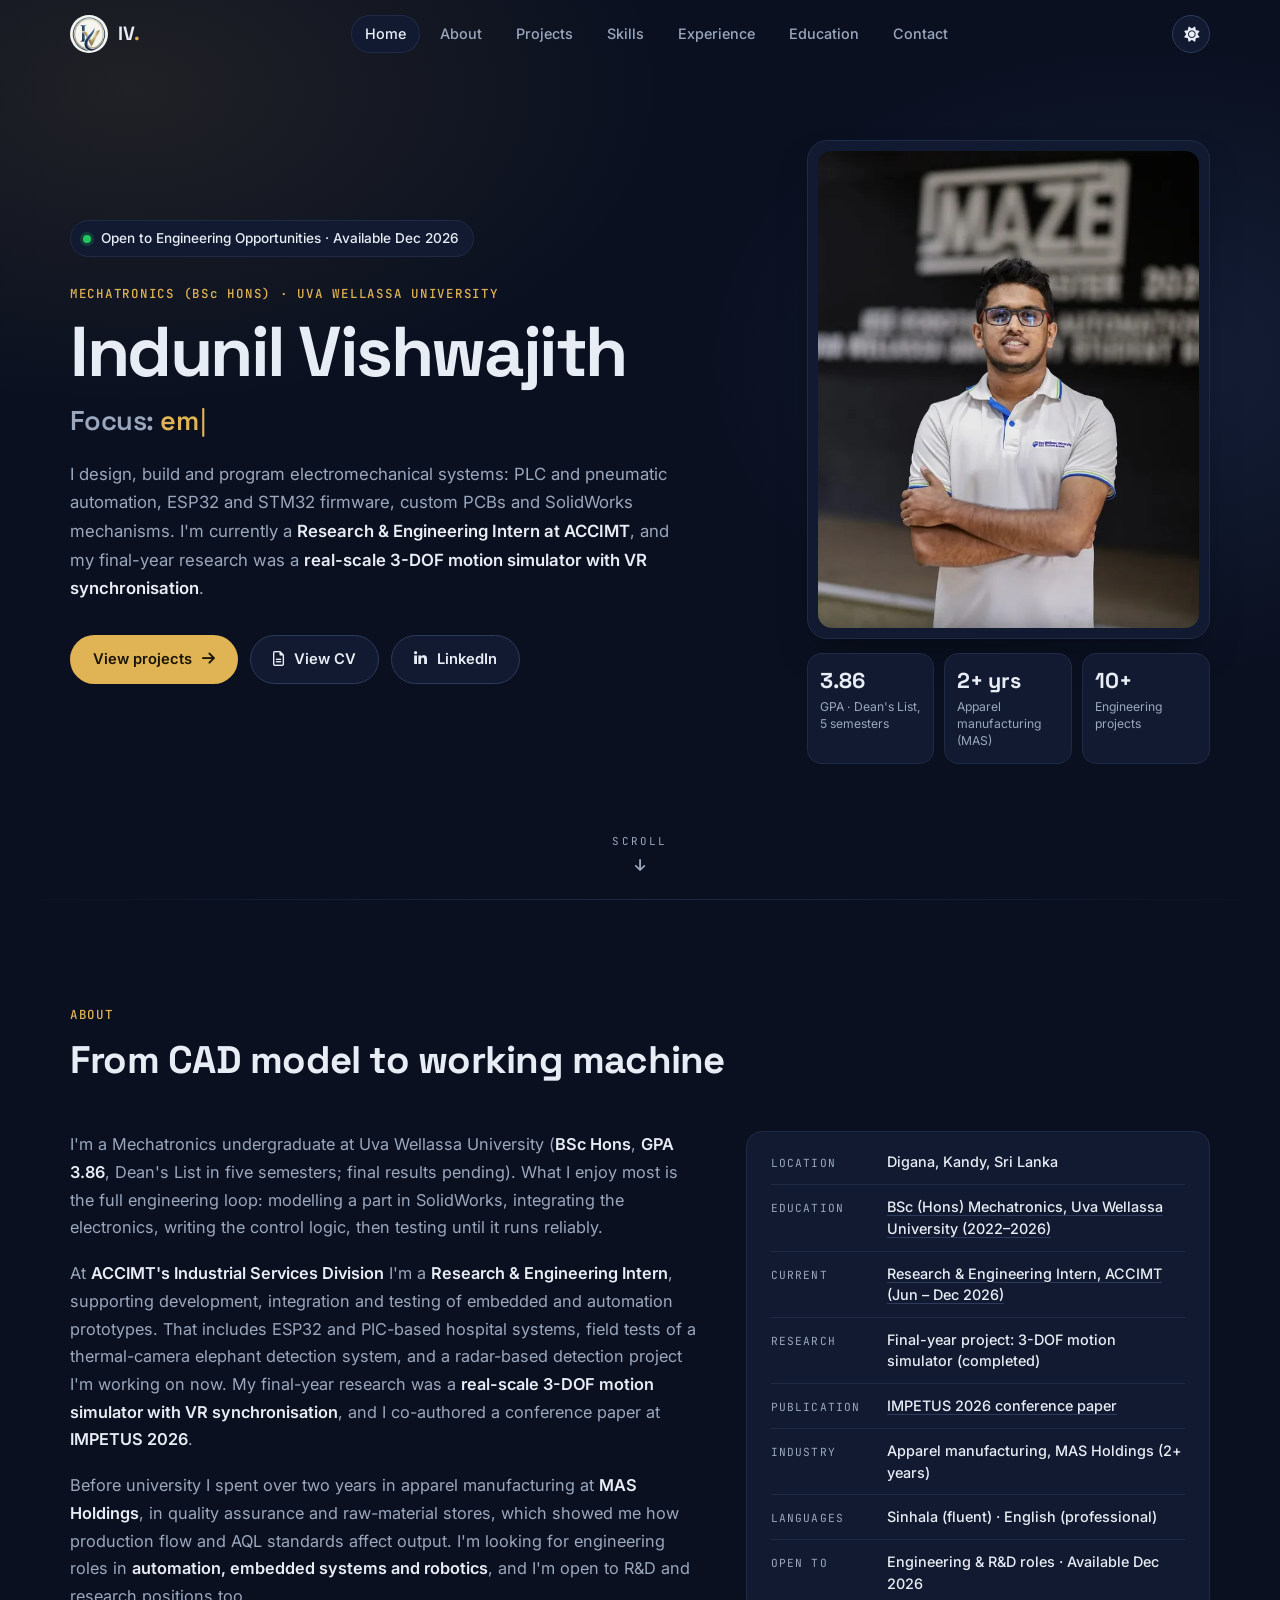
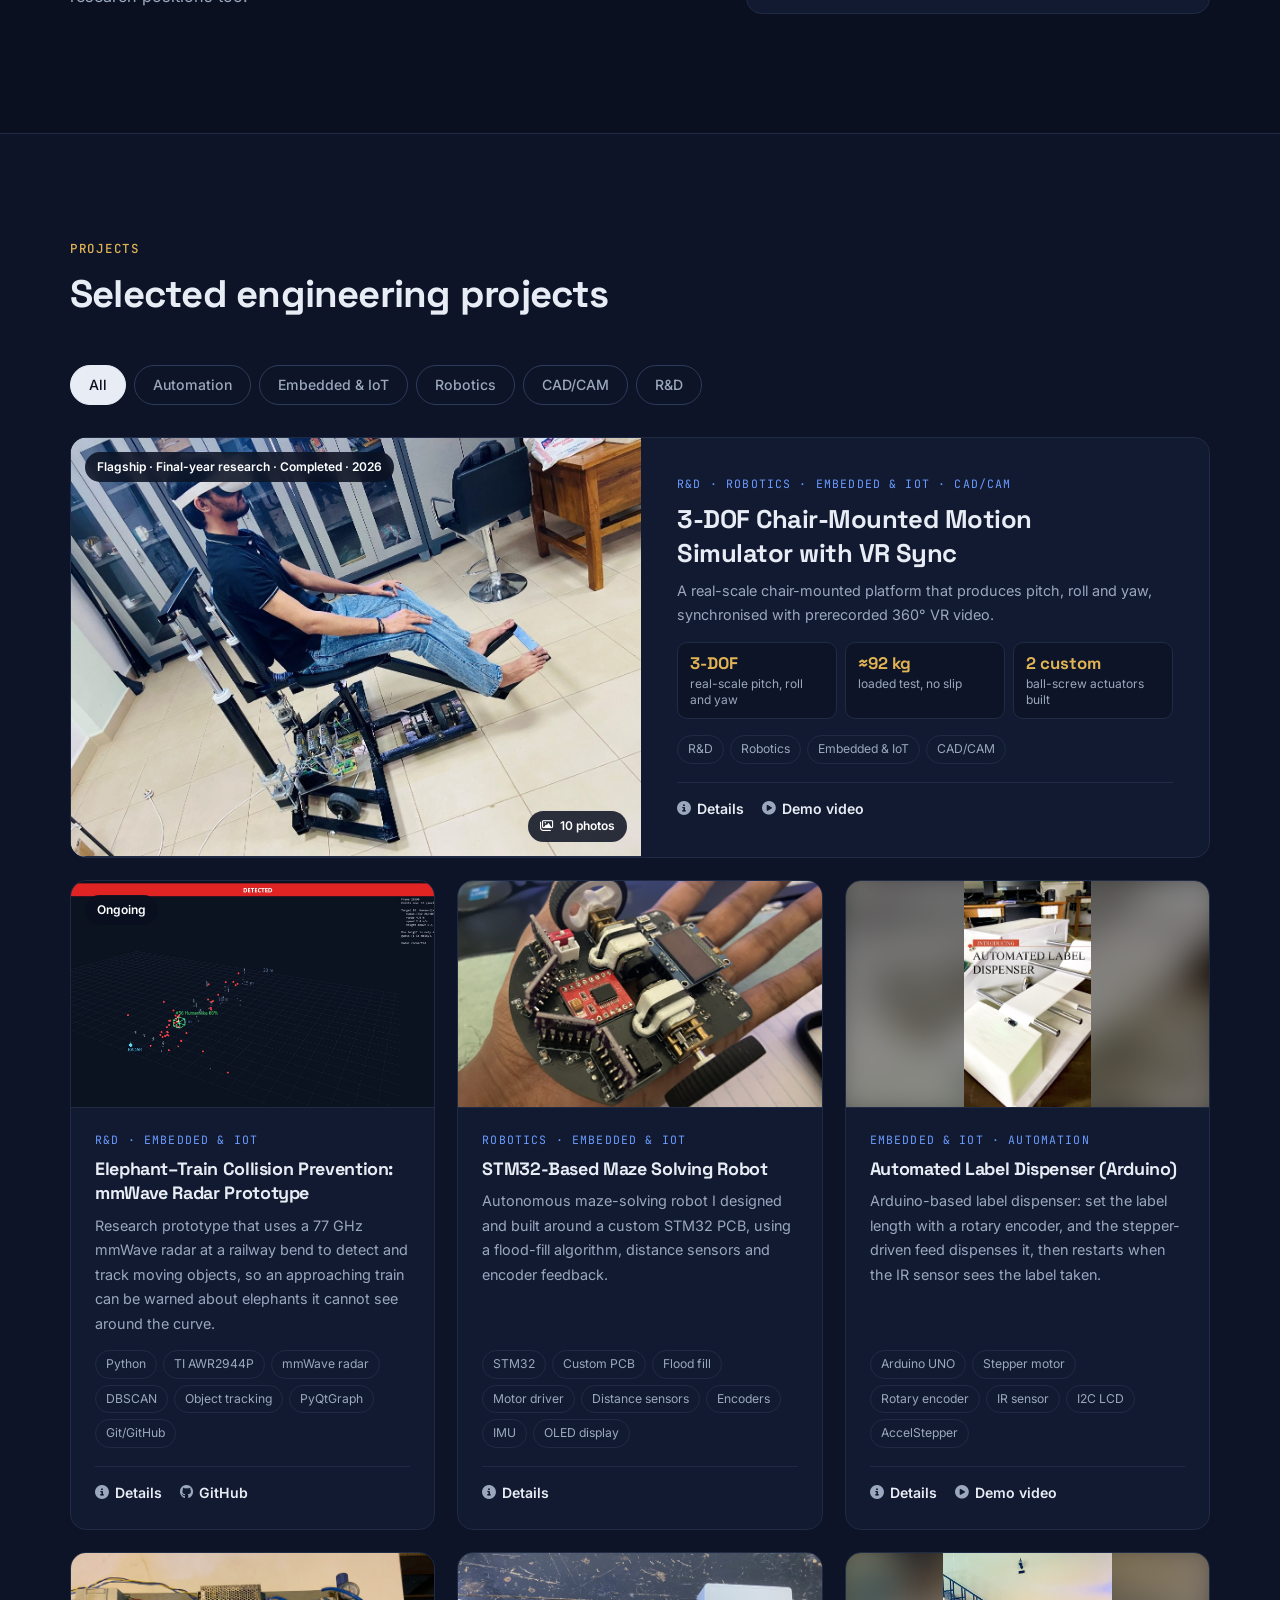
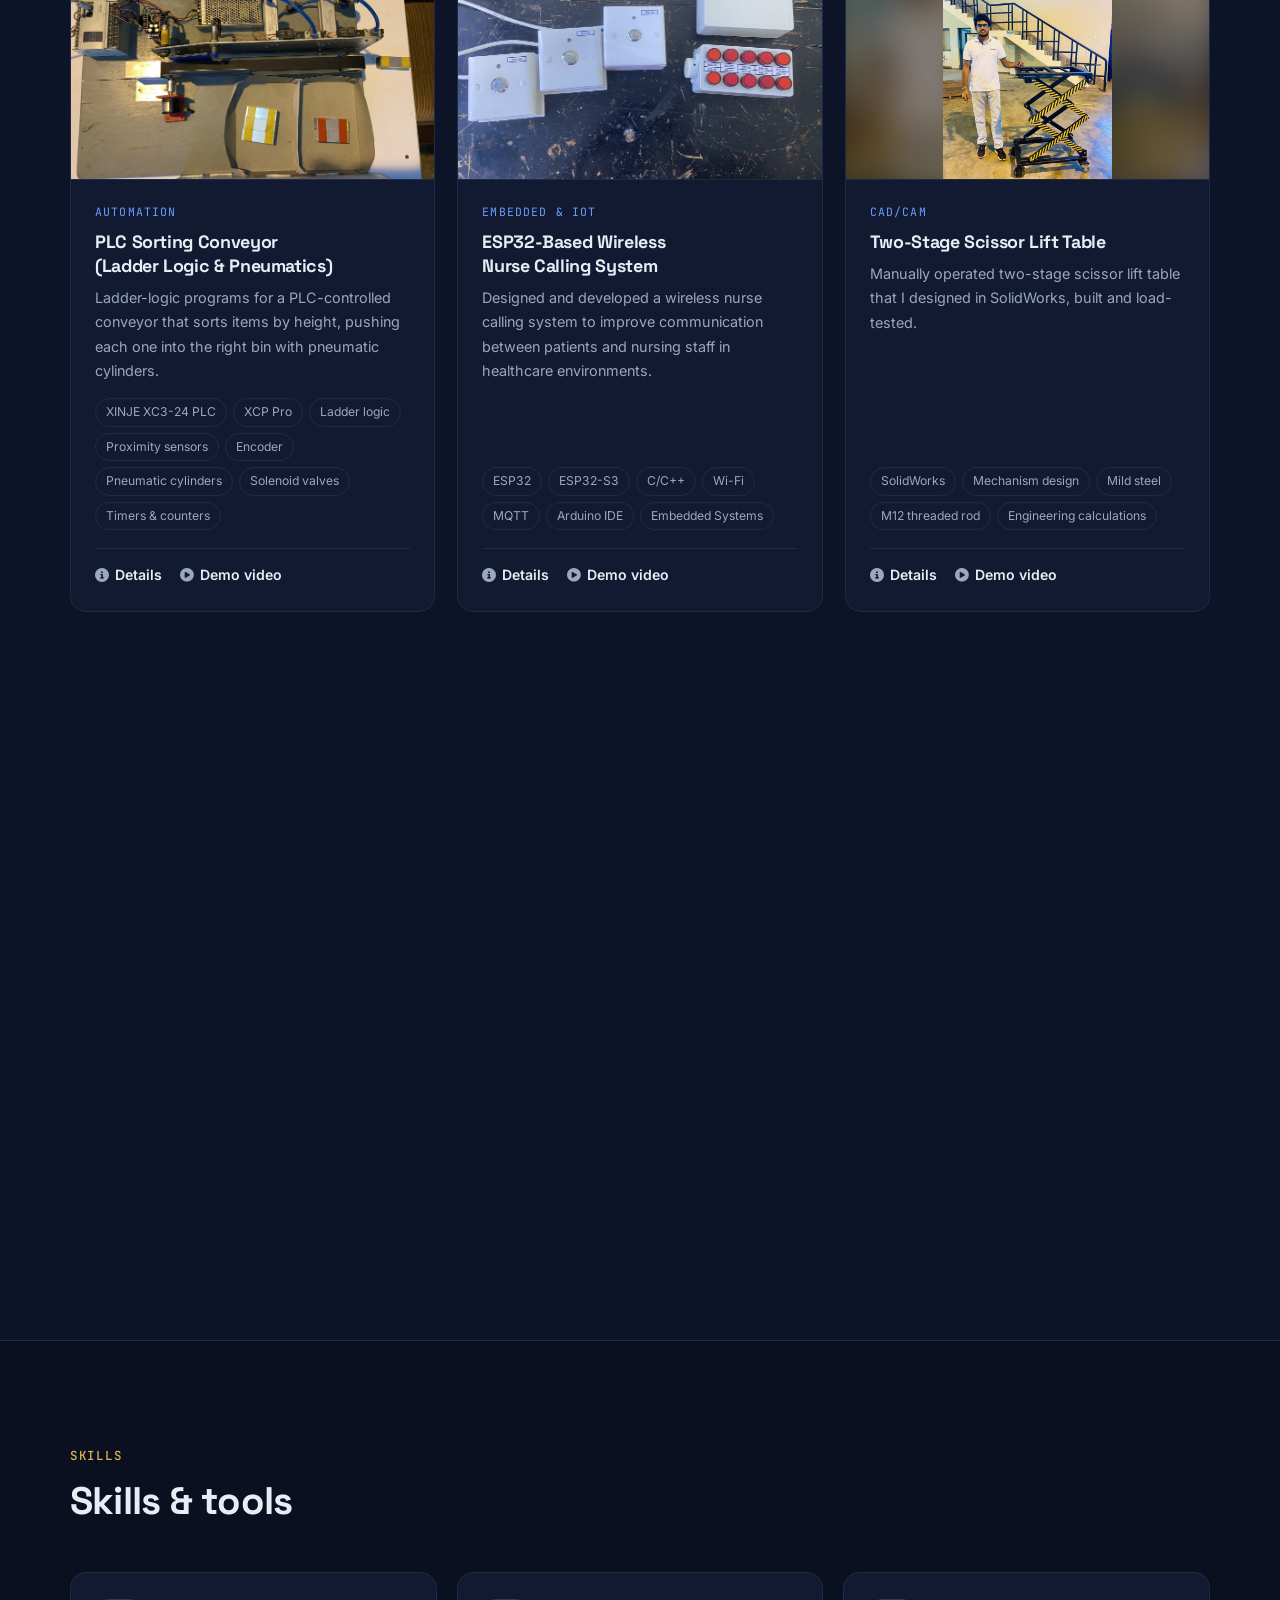
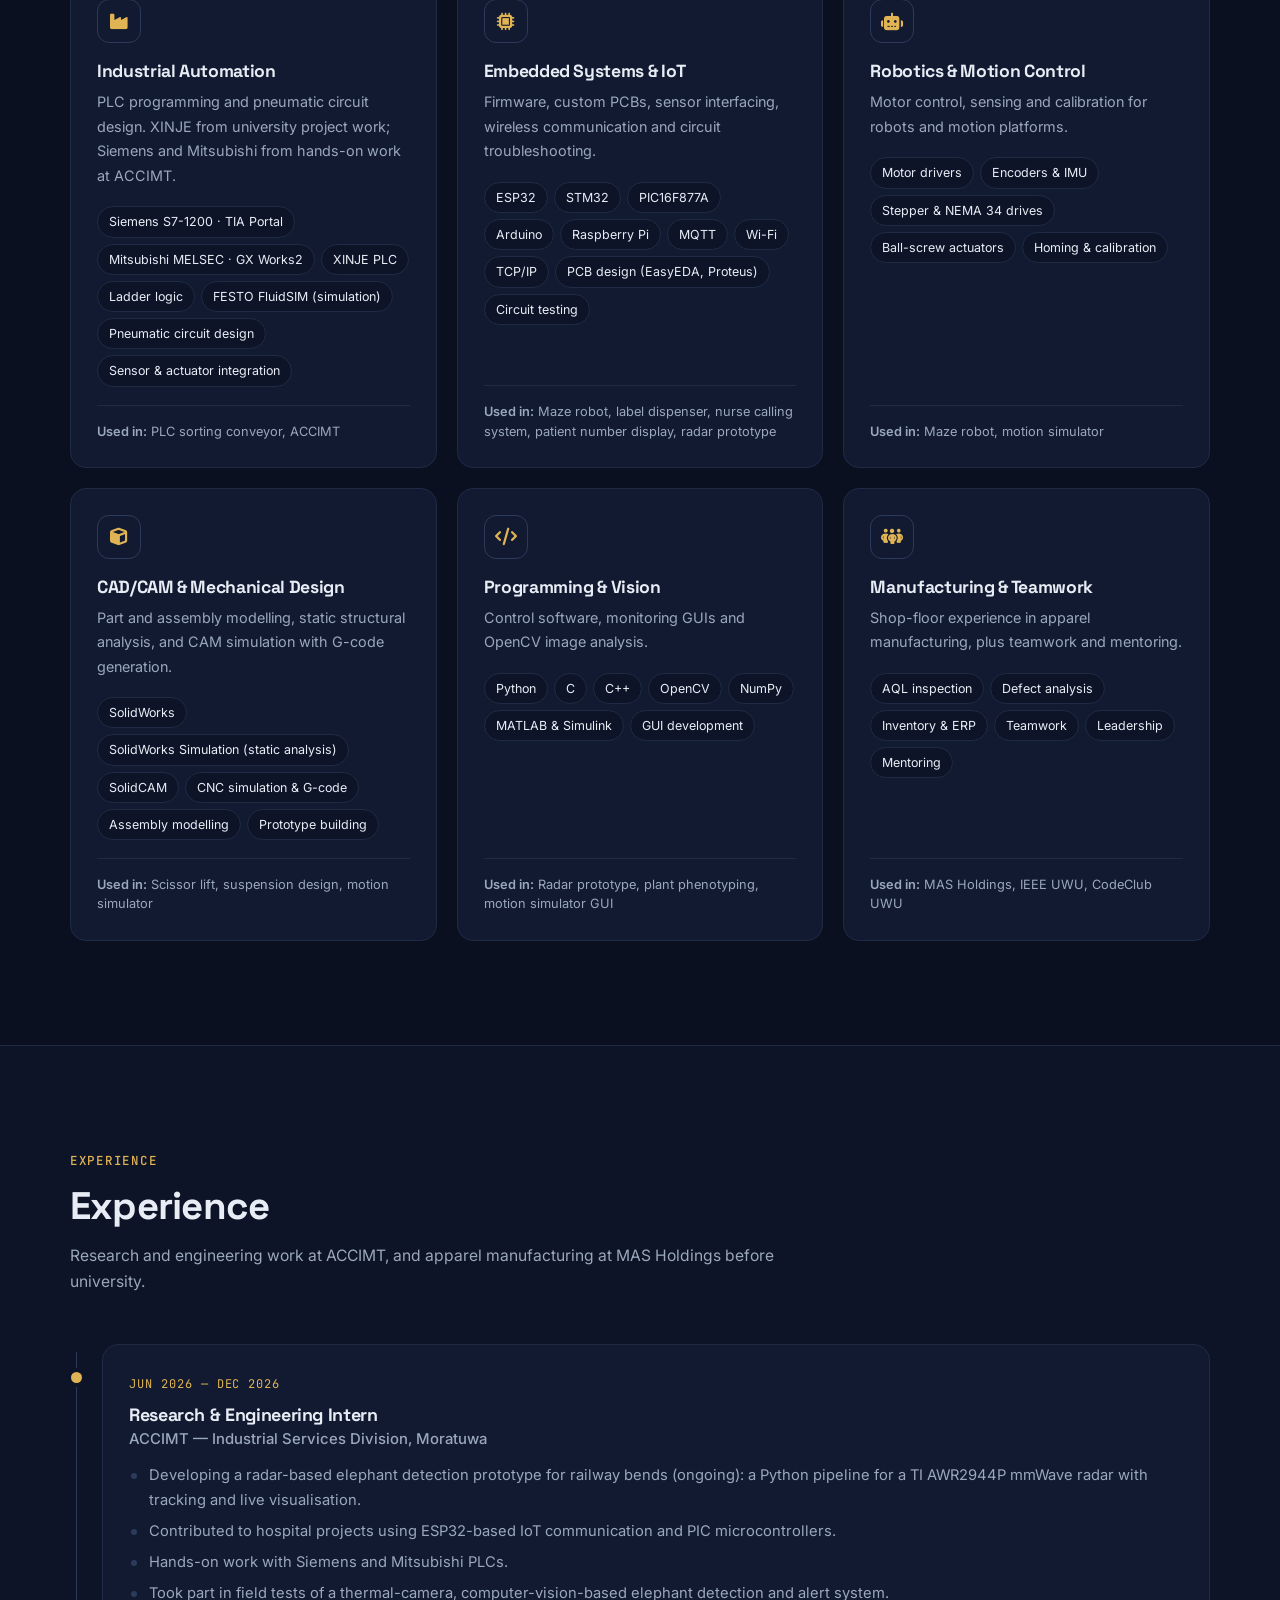
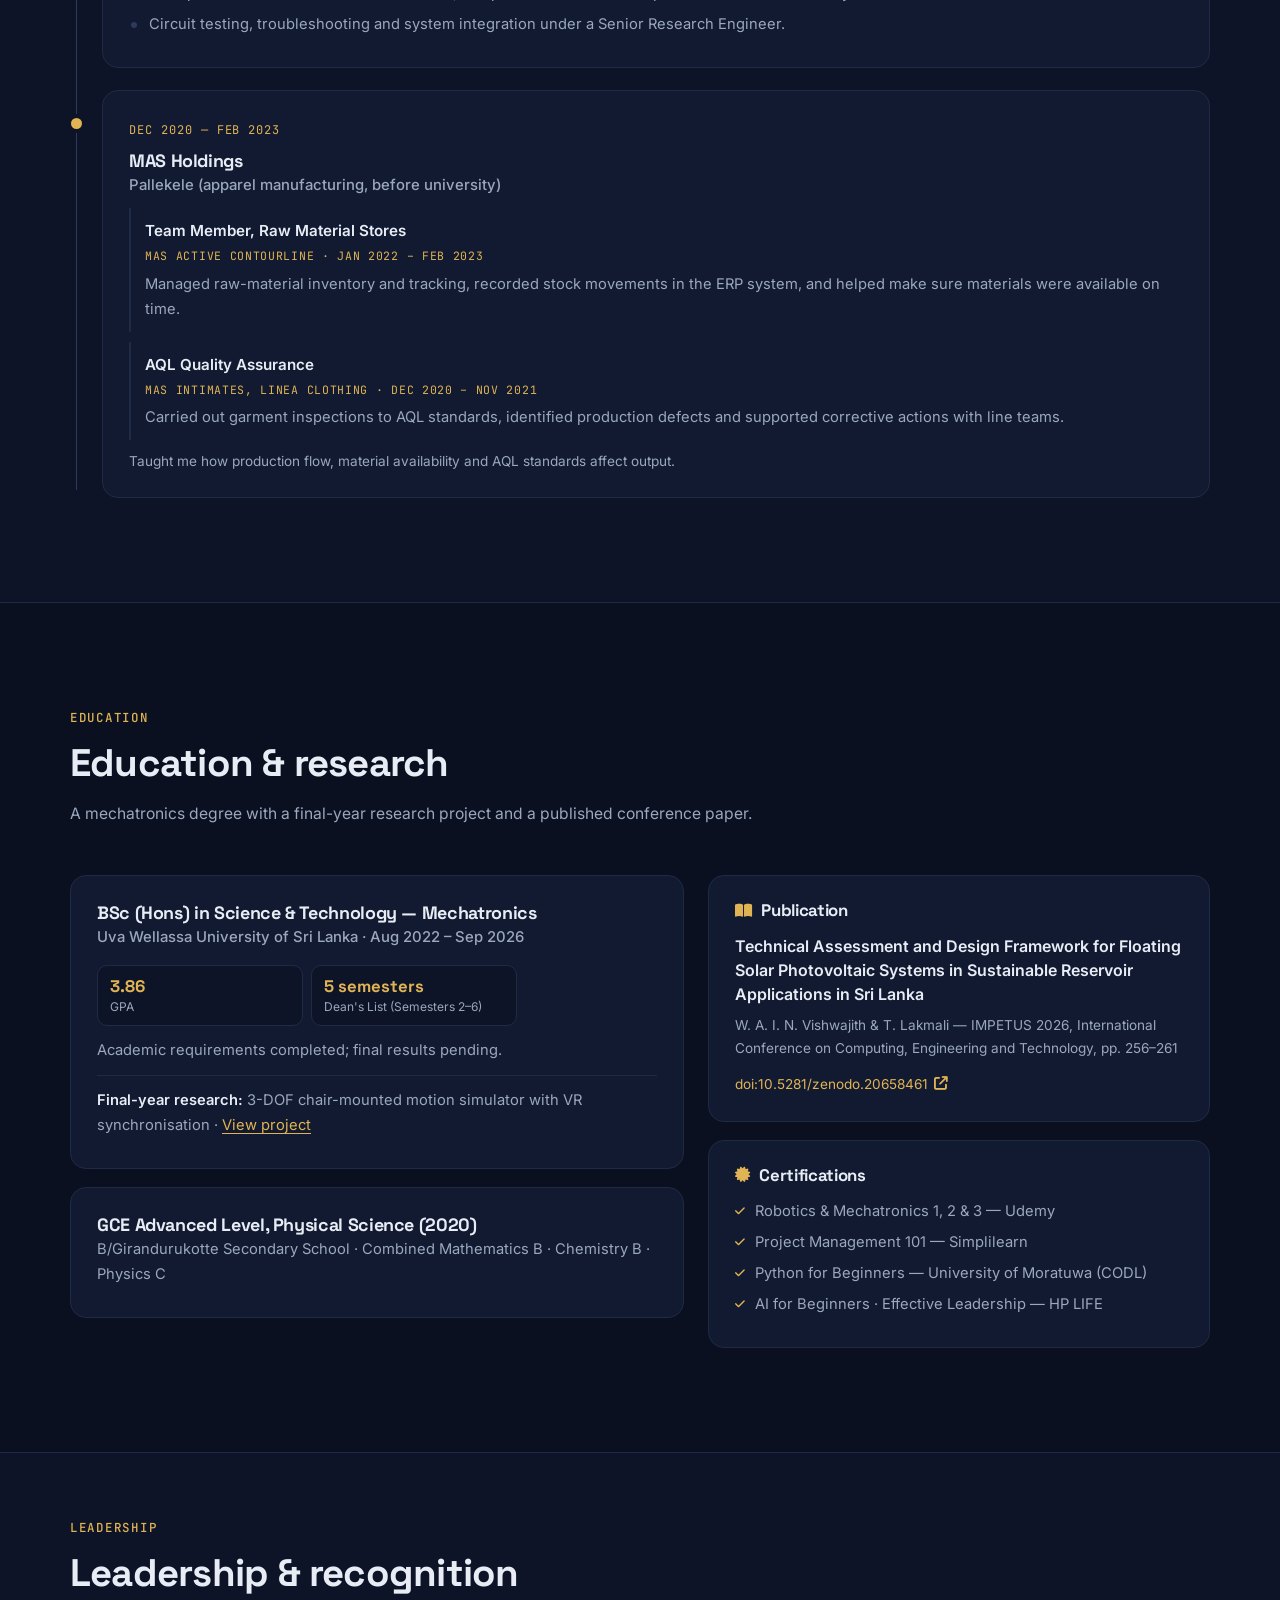
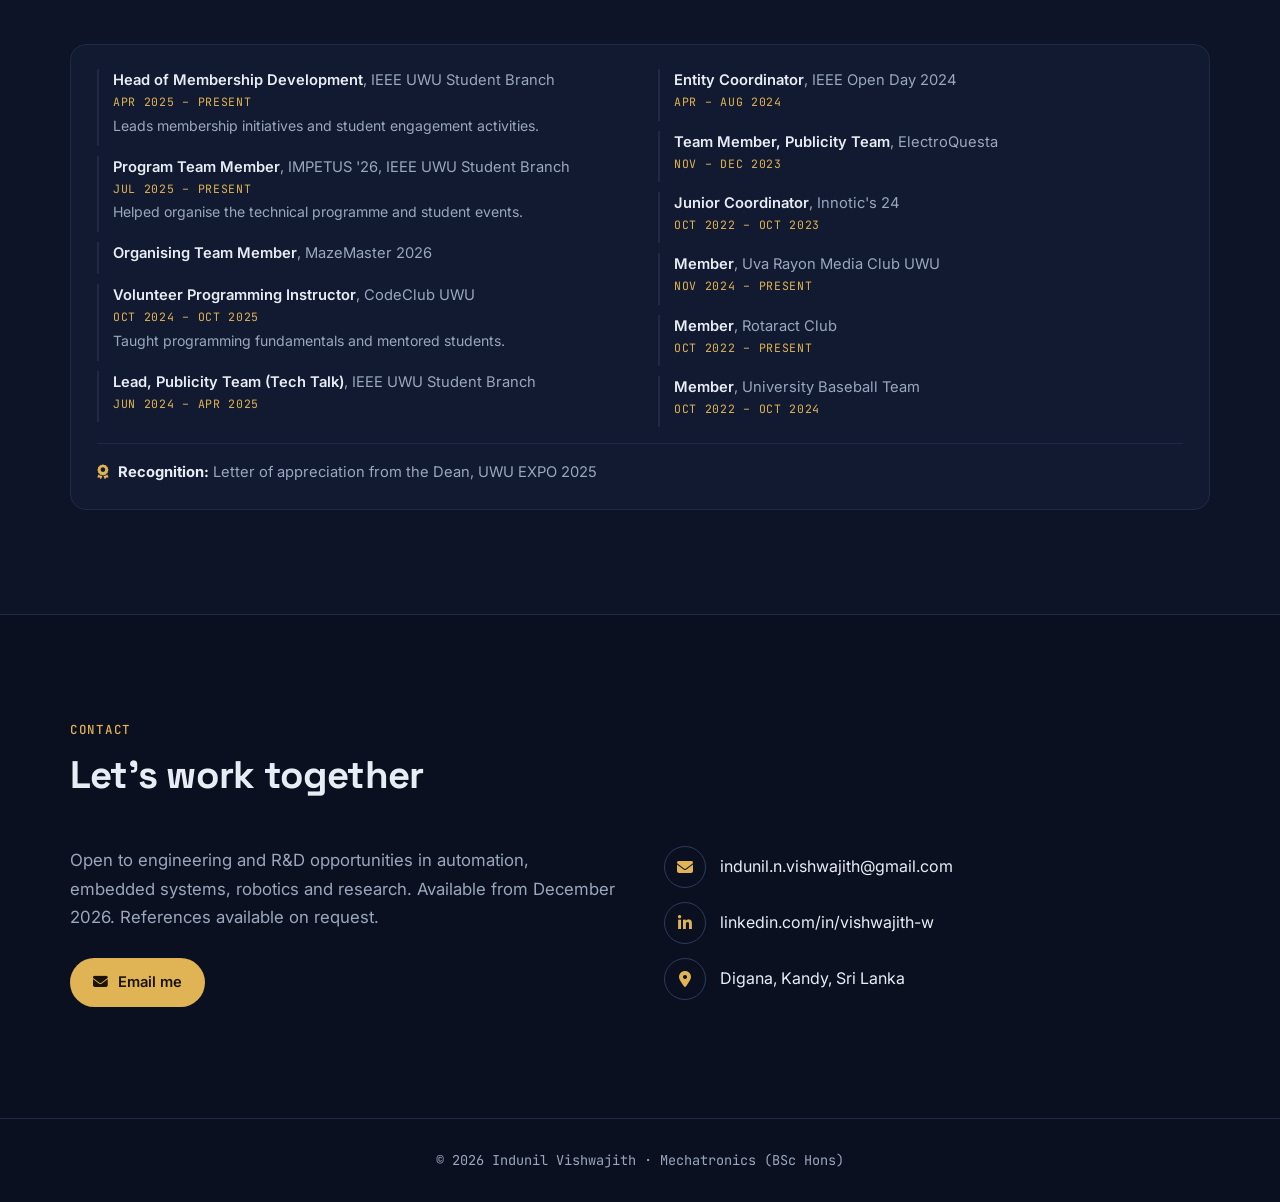
<file: index.html>
<!DOCTYPE html>
<html lang="en">
<head>
  <meta charset="UTF-8" />
  <meta name="viewport" content="width=device-width, initial-scale=1.0" />
  <title>Indunil Vishwajith | Mechatronics: Robotics, Automation &amp; Embedded Systems</title>
  <meta name="description" content="Indunil Vishwajith | Mechatronics: Robotics, Automation &amp; Embedded Systems" />
  <link rel="canonical" href="https://indunil.me/" />
  <meta name="theme-color" content="#0a1020" />
  <meta property="og:title" content="Indunil Vishwajith | Mechatronics: Robotics, Automation &amp; Embedded Systems" />
  <meta property="og:description" content="Robotics, embedded systems and automation. BSc (Hons) Mechatronics, GPA 3.86. Open to industry and research roles." />
  <meta property="og:image" content="https://indunil.me/assets/og-image.jpg" />
  <meta property="og:image:width" content="1200" />
  <meta property="og:image:height" content="630" />
  <meta property="og:image:alt" content="Indunil Vishwajith, Mechatronics: robotics, automation and embedded systems" />
  <meta property="og:url" content="https://indunil.me/" />
  <meta property="og:type" content="website" />
  <meta name="twitter:card" content="summary_large_image" />
  <meta name="twitter:title" content="Indunil Vishwajith | Mechatronics: Robotics, Automation &amp; Embedded Systems" />
  <meta name="twitter:description" content="Robotics, embedded systems and automation. BSc (Hons) Mechatronics, GPA 3.86. Open to industry and research roles." />
  <meta name="twitter:image" content="https://indunil.me/assets/og-image.jpg" />
  <link rel="icon" type="image/png" sizes="32x32" href="assets/favicon-32.png" />
  <link rel="apple-touch-icon" href="assets/apple-touch-icon.png" />
  <script>document.documentElement.classList.add("js");</script>
  <script type="application/ld+json">
  {
    "@context": "https://schema.org",
    "@type": "Person",
    "name": "Indunil Vishwajith",
    "jobTitle": "Research & Engineering Intern",
    "url": "https://indunil.me/",
    "image": "https://indunil.me/assets/profile.webp",
    "email": "mailto:indunil.n.vishwajith@gmail.com",
    "address": { "@type": "PostalAddress", "addressLocality": "Kandy", "addressCountry": "LK" },
    "alumniOf": { "@type": "CollegeOrUniversity", "name": "Uva Wellassa University of Sri Lanka" },
    "knowsAbout": ["Industrial automation", "PLC programming", "Pneumatics", "Embedded systems", "SolidWorks", "Robotics"],
    "sameAs": ["https://www.linkedin.com/in/vishwajith-w/"]
  }
  </script>
  <link rel="preconnect" href="https://fonts.googleapis.com" />
  <link rel="preconnect" href="https://fonts.gstatic.com" crossorigin />
  <link href="https://fonts.googleapis.com/css2?family=Inter:wght@400;500;600;700&family=JetBrains+Mono:wght@400;500&family=Space+Grotesk:wght@500;600;700&display=swap" rel="stylesheet" />
  <link rel="stylesheet" href="https://cdnjs.cloudflare.com/ajax/libs/font-awesome/6.5.2/css/all.min.css" />
  <link rel="stylesheet" href="style.css" />
</head>
<body>
  <a href="#main" class="skip-link">Skip to main content</a>
  <div class="scroll-progress" id="scrollProgress" aria-hidden="true"></div>

  <!-- ============ NAVBAR ============ -->
  <header class="navbar" id="navbar">
    <div class="container nav-inner">
      <a href="#home" class="logo" aria-label="Indunil Vishwajith, home"><img src="assets/logo.webp" alt="Indunil Vishwajith logo" width="40" height="40" /><span>IV<span class="logo-accent">.</span></span></a>
      <nav aria-label="Main">
        <ul class="nav-links" id="navLinks">
          <li><a href="#home" class="active">Home</a></li>
          <li><a href="#about">About</a></li>
          <li><a href="#projects">Projects</a></li>
          <li><a href="#skills">Skills</a></li>
          <li><a href="#experience">Experience</a></li>
          <li><a href="#education">Education</a></li>
          <li><a href="#contact">Contact</a></li>
        </ul>
      </nav>
      <div class="nav-actions">
        <button class="theme-toggle" id="themeToggle" aria-label="Toggle light/dark theme"><i class="fa-solid fa-sun"></i></button>
        <button class="menu-toggle" id="menuToggle" aria-label="Menu" aria-expanded="false" aria-controls="navLinks"><i class="fa-solid fa-bars"></i></button>
      </div>
    </div>
  </header>

  <main id="main" tabindex="-1">
  <!-- ============ HERO ============ -->
  <section class="hero" id="home">
    <div class="container hero-inner">
      <div class="hero-text">
        <p class="status"><span class="dot" aria-hidden="true"></span> <span>Open to Engineering Opportunities · <span class="nowrap">Available Dec 2026</span></span></p>
        <p class="kicker">Mechatronics (<span class="keep-case">BSc</span> Hons) · Uva Wellassa University</p>
        <h1>Indunil Vishwajith</h1>
        <p class="hero-lead">
          <span class="sr-only">Focus: industrial automation, embedded systems, IoT &amp; wireless systems, robotics, CAD &amp; machine design, research &amp; development.</span>
          <span aria-hidden="true"><span class="focus-label">Focus:</span> <span class="typed accent" id="typed">industrial automation</span><span class="cursor">|</span></span>
        </p>
        <p class="hero-desc">
          I design, build and program electromechanical systems: PLC and pneumatic automation, ESP32 and STM32
          firmware, custom PCBs and SolidWorks mechanisms. I'm currently a <strong>Research &amp; Engineering Intern at ACCIMT</strong>,
          and my final-year research was a <strong>real-scale 3-DOF motion simulator with VR synchronisation</strong>.
        </p>
        <!-- Static stand-in for the typing line, shown only when reduced motion is on -->
        <ul class="hero-tags" aria-label="Focus areas">
          <li>Automation</li><li>Embedded &amp; IoT</li><li>Robotics</li><li>CAD &amp; Machine Design</li><li>R&amp;D</li>
        </ul>
        <div class="hero-buttons">
          <a href="#projects" class="btn btn-primary">View projects <i class="fa-solid fa-arrow-right" aria-hidden="true"></i></a>
          <a href="assets/Indunil_Vishwajith_CV.pdf" target="_blank" rel="noopener" class="btn btn-ghost"><i class="fa-regular fa-file-lines" aria-hidden="true"></i> View CV</a>
          <a href="https://www.linkedin.com/in/vishwajith-w/" target="_blank" rel="noopener" class="btn btn-ghost"><i class="fa-brands fa-linkedin-in" aria-hidden="true"></i> LinkedIn</a>
        </div>
      </div>
      <div class="hero-visual">
        <figure class="profile-card">
          <img src="assets/profile.webp" alt="Portrait of Indunil Vishwajith" width="639" height="800" fetchpriority="high" />
        </figure>
        <dl class="hero-stats">
          <div><dt>3.86</dt><dd>GPA · Dean's List, 5 semesters</dd></div>
          <div><dt>2+ yrs</dt><dd>Apparel manufacturing (MAS)</dd></div>
          <div><dt id="projectCount">10+</dt><dd>Engineering projects</dd></div>
        </dl>
      </div>
    </div>
    <a href="#about" class="scroll-cue" aria-label="Scroll to About section">
      <span class="scroll-cue-label" aria-hidden="true">Scroll</span>
      <i class="fa-solid fa-arrow-down scroll-cue-arrow" aria-hidden="true"></i>
    </a>
  </section>

  <!-- ============ ABOUT ============ -->
  <section class="section" id="about">
    <div class="container">
      <div class="section-head reveal">
        <p class="kicker">About</p>
        <h2>From CAD model to working machine</h2>
      </div>
      <div class="about-grid">
        <div class="about-text reveal">
          <p>
            I'm a Mechatronics undergraduate at Uva Wellassa University (<strong>BSc Hons</strong>, <strong>GPA 3.86</strong>,
            Dean's List in five semesters; final results pending). What I enjoy most is the full engineering loop:
            modelling a part in SolidWorks, integrating the electronics, writing the control logic, then testing until it runs reliably.
          </p>
          <p>
            At <strong>ACCIMT's Industrial Services Division</strong> I'm a <strong>Research &amp; Engineering Intern</strong>,
            supporting development, integration and testing of embedded and automation prototypes. That includes ESP32 and
            PIC-based hospital systems, field tests of a thermal-camera elephant detection system, and a radar-based detection
            project I'm working on now. My final-year research was a <strong>real-scale 3-DOF motion simulator with VR
            synchronisation</strong>, and I co-authored a conference paper at <strong>IMPETUS 2026</strong>.
          </p>
          <p>
            Before university I spent over two years in apparel manufacturing at <strong>MAS Holdings</strong>, in quality
            assurance and raw-material stores, which showed me how production flow and AQL standards affect output.
            I'm looking for engineering roles in <strong>automation, embedded systems and robotics</strong>, and I'm open
            to R&amp;D and research positions too.
          </p>
        </div>
        <dl class="facts reveal">
          <div><dt>Location</dt><dd>Digana, Kandy, Sri Lanka</dd></div>
          <div><dt>Education</dt><dd><a class="fact-link" href="#education">BSc (Hons) Mechatronics, Uva Wellassa University (2022–2026)</a></dd></div>
          <div><dt>Current</dt><dd><a class="fact-link" href="#experience">Research &amp; Engineering Intern, ACCIMT (Jun – Dec 2026)</a></dd></div>
          <div><dt>Research</dt><dd>Final-year project: 3-DOF motion simulator (completed)</dd></div>
          <div><dt>Publication</dt><dd><a class="fact-link" href="#education">IMPETUS 2026 conference paper</a></dd></div>
          <div><dt>Industry</dt><dd>Apparel manufacturing, MAS Holdings (2+ years)</dd></div>
          <div><dt>Languages</dt><dd>Sinhala (fluent) · English (professional)</dd></div>
          <div><dt>Open to</dt><dd>Engineering &amp; R&amp;D roles · Available Dec 2026</dd></div>
        </dl>
      </div>
    </div>
  </section>

  <!-- ============ PROJECTS ============ -->
  <section class="section section-alt" id="projects">
    <div class="container">
      <div class="section-head reveal">
        <p class="kicker">Projects</p>
        <h2>Selected engineering projects</h2>
      </div>
      <div class="filters reveal" role="group" aria-label="Filter projects">
        <button class="filter-btn active" data-filter="all" aria-pressed="true">All</button>
        <button class="filter-btn" data-filter="automation" aria-pressed="false">Automation</button>
        <button class="filter-btn" data-filter="embedded" aria-pressed="false">Embedded &amp; IoT</button>
        <button class="filter-btn" data-filter="robotics" aria-pressed="false">Robotics</button>
        <button class="filter-btn" data-filter="cadcam" aria-pressed="false">CAD/CAM</button>
        <button class="filter-btn" data-filter="rnd" aria-pressed="false">R&amp;D</button>
      </div>
      <div class="projects-grid" id="projectsGrid">
        <!-- Project cards are rendered from script.js -->
      </div>
      <noscript>
        <!-- Shown only with JavaScript off. It does not read hidden: true, so remove a hidden project's line here by hand. -->
        <ul class="noscript-list">
          <li>3-DOF Chair-Mounted Motion Simulator with VR Sync (final-year project)</li>
          <li>Elephant–Train Collision Prevention: mmWave Radar Prototype</li>
          <li>STM32-Based Maze Solving Robot</li>
          <li>Automated Label Dispenser for the Apparel Industry</li>
          <li>PLC-Based Conveyor &amp; Pneumatic Automation (XINJE PLC)</li>
          <li>ESP32-Based Wireless Nurse Calling System</li>
          <li>Two-Stage Scissor Lift Table</li>
          <li>PCB Temperature-Controlled Fan</li>
          <li>Plant Phenotyping &amp; Greenhouse Digital Twin</li>
          <li>Suspension System Design</li>
        </ul>
      </noscript>
    </div>
  </section>

  <!-- ============ SKILLS ============ -->
  <section class="section" id="skills">
    <div class="container">
      <div class="section-head reveal">
        <p class="kicker">Skills</p>
        <h2>Skills &amp; tools</h2>
      </div>
      <div class="skills-grid">
        <div class="skill-card reveal">
          <div class="skill-icon"><i class="fa-solid fa-industry" aria-hidden="true"></i></div>
          <h3>Industrial Automation</h3>
          <p>PLC programming and pneumatic circuit design. XINJE from university project work; Siemens and Mitsubishi from hands-on work at ACCIMT.</p>
          <div class="chips"><span>Siemens S7-1200 · TIA Portal</span><span>Mitsubishi MELSEC · GX Works2</span><span>XINJE PLC</span><span>Ladder logic</span><span>FESTO FluidSIM (simulation)</span><span>Pneumatic circuit design</span><span>Sensor &amp; actuator integration</span></div>
          <p class="used-in"><span>Used in:</span> PLC sorting conveyor, ACCIMT</p>
        </div>
        <div class="skill-card reveal">
          <div class="skill-icon"><i class="fa-solid fa-microchip" aria-hidden="true"></i></div>
          <h3>Embedded Systems &amp; IoT</h3>
          <p>Firmware, custom PCBs, sensor interfacing, wireless communication and circuit troubleshooting.</p>
          <div class="chips"><span>ESP32</span><span>STM32</span><span>PIC16F877A</span><span>Arduino</span><span>Raspberry Pi</span><span>MQTT</span><span>Wi-Fi</span><span>TCP/IP</span><span>PCB design (EasyEDA, Proteus)</span><span>Circuit testing</span></div>
          <p class="used-in"><span>Used in:</span> Maze robot, label dispenser, nurse calling system, patient number display, radar prototype</p>
        </div>
        <div class="skill-card reveal">
          <div class="skill-icon"><i class="fa-solid fa-robot" aria-hidden="true"></i></div>
          <h3>Robotics &amp; Motion Control</h3>
          <p>Motor control, sensing and calibration for robots and motion platforms.</p>
          <div class="chips"><span>Motor drivers</span><span>Encoders &amp; IMU</span><span>Stepper &amp; NEMA 34 drives</span><span>Ball-screw actuators</span><span>Homing &amp; calibration</span></div>
          <p class="used-in"><span>Used in:</span> Maze robot, motion simulator</p>
        </div>
        <div class="skill-card reveal">
          <div class="skill-icon"><i class="fa-solid fa-cube" aria-hidden="true"></i></div>
          <h3>CAD/CAM &amp; Mechanical Design</h3>
          <p>Part and assembly modelling, static structural analysis, and CAM simulation with G-code generation.</p>
          <div class="chips"><span>SolidWorks</span><span>SolidWorks Simulation (static analysis)</span><span>SolidCAM</span><span>CNC simulation &amp; G-code</span><span>Assembly modelling</span><span>Prototype building</span></div>
          <p class="used-in"><span>Used in:</span> Scissor lift, suspension design, motion simulator</p>
        </div>
        <div class="skill-card reveal">
          <div class="skill-icon"><i class="fa-solid fa-code" aria-hidden="true"></i></div>
          <h3>Programming &amp; Vision</h3>
          <p>Control software, monitoring GUIs and OpenCV image analysis.</p>
          <div class="chips"><span>Python</span><span>C</span><span>C++</span><span>OpenCV</span><span>NumPy</span><span>MATLAB &amp; Simulink</span><span>GUI development</span></div>
          <p class="used-in"><span>Used in:</span> Radar prototype, plant phenotyping, motion simulator GUI</p>
        </div>
        <div class="skill-card reveal">
          <div class="skill-icon"><i class="fa-solid fa-people-group" aria-hidden="true"></i></div>
          <h3>Manufacturing &amp; Teamwork</h3>
          <p>Shop-floor experience in apparel manufacturing, plus teamwork and mentoring.</p>
          <div class="chips"><span>AQL inspection</span><span>Defect analysis</span><span>Inventory &amp; ERP</span><span>Teamwork</span><span>Leadership</span><span>Mentoring</span></div>
          <p class="used-in"><span>Used in:</span> MAS Holdings, IEEE UWU, CodeClub UWU</p>
        </div>
      </div>
    </div>
  </section>

  <!-- ============ EXPERIENCE ============ -->
  <section class="section section-alt" id="experience">
    <div class="container">
      <div class="section-head reveal">
        <p class="kicker">Experience</p>
        <h2>Experience</h2>
        <p class="section-intro">Research and engineering work at ACCIMT, and apparel manufacturing at MAS Holdings before university.</p>
      </div>
      <div class="timeline timeline-wide">
        <div class="tl-item reveal">
          <div class="tl-dot"></div>
          <div class="tl-content">
            <span class="mono tl-date">Jun 2026 — Dec 2026</span>
            <h3>Research &amp; Engineering Intern</h3>
            <h4>ACCIMT — Industrial Services Division, Moratuwa</h4>
            <ul>
              <li>Developing a radar-based elephant detection prototype for railway bends (ongoing): a Python pipeline for a TI AWR2944P mmWave radar with tracking and live visualisation.</li>
              <li>Contributed to hospital projects using ESP32-based IoT communication and PIC microcontrollers.</li>
              <li>Hands-on work with Siemens and Mitsubishi PLCs.</li>
              <li>Took part in field tests of a thermal-camera, computer-vision-based elephant detection and alert system.</li>
              <li>Circuit testing, troubleshooting and system integration under a Senior Research Engineer.</li>
            </ul>
          </div>
        </div>
        <div class="tl-item reveal">
          <div class="tl-dot"></div>
          <div class="tl-content">
            <span class="mono tl-date">Dec 2020 — Feb 2023</span>
            <h3>MAS Holdings</h3>
            <h4>Pallekele (apparel manufacturing, before university)</h4>
            <div class="tl-role">
              <p class="tl-role-title">Team Member, Raw Material Stores</p>
              <p class="tl-role-meta">MAS Active Contourline · Jan 2022 – Feb 2023</p>
              <p>Managed raw-material inventory and tracking, recorded stock movements in the ERP system, and helped make sure materials were available on time.</p>
            </div>
            <div class="tl-role">
              <p class="tl-role-title">AQL Quality Assurance</p>
              <p class="tl-role-meta">MAS Intimates, Linea Clothing · Dec 2020 – Nov 2021</p>
              <p>Carried out garment inspections to AQL standards, identified production defects and supported corrective actions with line teams.</p>
            </div>
            <p class="tl-note">Taught me how production flow, material availability and AQL standards affect output.</p>
          </div>
        </div>
      </div>
    </div>
  </section>

  <!-- ============ EDUCATION ============ -->
  <section class="section" id="education">
    <div class="container">
      <div class="section-head reveal">
        <p class="kicker">Education</p>
        <h2>Education &amp; research</h2>
        <p class="section-intro">A mechatronics degree with a final-year research project and a published conference paper.</p>
      </div>
      <!-- Desktop: degree and A/L (left, ~55%), publication and certifications (right, ~45%); phones: one column -->
      <div class="edu-grid">
        <div class="edu-col">
          <div class="edu-card reveal">
            <h3>BSc (Hons) in Science &amp; Technology — Mechatronics</h3>
            <h4>Uva Wellassa University of Sri Lanka · Aug 2022 – Sep 2026</h4>
            <dl class="card-stats edu-stats">
              <div><dt>3.86</dt><dd>GPA</dd></div>
              <div><dt>5 semesters</dt><dd>Dean's List (Semesters 2–6)</dd></div>
            </dl>
            <p>Academic requirements completed; final results pending.</p>
            <p class="edu-research"><span class="edu-label">Final-year research:</span> 3-DOF chair-mounted motion simulator with VR synchronisation · <a class="inline-link" href="#project-motion-simulator" data-project-link>View project</a></p>
          </div>
          <div class="edu-card reveal">
            <h3>GCE Advanced Level, Physical Science (2020)</h3>
            <p>B/Girandurukotte Secondary School · Combined Mathematics B · Chemistry B · Physics C</p>
          </div>
        </div>
        <div class="edu-col">
          <div class="cred-card reveal">
            <h3><i class="fa-solid fa-book-open" aria-hidden="true"></i> Publication</h3>
            <p class="pub-title">Technical Assessment and Design Framework for Floating Solar Photovoltaic Systems in Sustainable Reservoir Applications in Sri Lanka</p>
            <p class="muted-small">W. A. I. N. Vishwajith &amp; T. Lakmali — IMPETUS 2026, International Conference on Computing, Engineering and Technology, pp. 256–261</p>
            <a class="text-link" href="https://doi.org/10.5281/zenodo.20658461" target="_blank" rel="noopener noreferrer">doi:10.5281/zenodo.20658461 <i class="fa-solid fa-arrow-up-right-from-square" aria-hidden="true"></i></a>
          </div>
          <div class="cred-card reveal">
            <h3><i class="fa-solid fa-certificate" aria-hidden="true"></i> Certifications</h3>
            <ul class="check-list">
              <li>Robotics &amp; Mechatronics 1, 2 &amp; 3 — Udemy</li>
              <li>Project Management 101 — Simplilearn</li>
              <li>Python for Beginners — University of Moratuwa (CODL)</li>
              <li>AI for Beginners · Effective Leadership — HP LIFE</li>
            </ul>
          </div>
        </div>
      </div>
    </div>
  </section>

  <!-- ============ LEADERSHIP ============ -->
  <section class="section section-alt section-compact" id="leadership">
    <div class="container">
      <div class="section-head reveal">
        <p class="kicker">Leadership</p>
        <h2>Leadership &amp; recognition</h2>
      </div>
      <div class="cred-card reveal">
        <!-- Newest first: role, organisation, dates -->
        <ul class="lead-list">
          <li><strong>Head of Membership Development</strong>, IEEE UWU Student Branch <span class="lead-date">Apr 2025 – present</span><span class="lead-note">Leads membership initiatives and student engagement activities.</span></li>
          <li><strong>Program Team Member</strong>, IMPETUS '26, IEEE UWU Student Branch <span class="lead-date">Jul 2025 – present</span><span class="lead-note">Helped organise the technical programme and student events.</span></li>
          <li><strong>Organising Team Member</strong>, MazeMaster 2026</li>
          <li><strong>Volunteer Programming Instructor</strong>, CodeClub UWU <span class="lead-date">Oct 2024 – Oct 2025</span><span class="lead-note">Taught programming fundamentals and mentored students.</span></li>
          <li><strong>Lead, Publicity Team (Tech Talk)</strong>, IEEE UWU Student Branch <span class="lead-date">Jun 2024 – Apr 2025</span></li>
          <li><strong>Entity Coordinator</strong>, IEEE Open Day 2024 <span class="lead-date">Apr – Aug 2024</span></li>
          <li><strong>Team Member, Publicity Team</strong>, ElectroQuesta <span class="lead-date">Nov – Dec 2023</span></li>
          <li><strong>Junior Coordinator</strong>, Innotic's 24 <span class="lead-date">Oct 2022 – Oct 2023</span></li>
          <li><strong>Member</strong>, Uva Rayon Media Club UWU <span class="lead-date">Nov 2024 – present</span></li>
          <li><strong>Member</strong>, Rotaract Club <span class="lead-date">Oct 2022 – present</span></li>
          <li><strong>Member</strong>, University Baseball Team <span class="lead-date">Oct 2022 – Oct 2024</span></li>
        </ul>
        <p class="recognition"><i class="fa-solid fa-award" aria-hidden="true"></i> <span><strong>Recognition:</strong> Letter of appreciation from the Dean, UWU EXPO 2025</span></p>
      </div>
    </div>
  </section>

  <!-- ============ CONTACT ============ -->
  <section class="section" id="contact">
    <div class="container">
      <div class="section-head reveal">
        <p class="kicker">Contact</p>
        <h2>Let's work together</h2>
      </div>
      <div class="contact-grid">
        <div class="contact-intro reveal">
          <p>Open to engineering and R&amp;D opportunities in automation, embedded systems, robotics and research. Available from December 2026. References available on request.</p>
          <a class="btn btn-primary" id="emailMe" href="mailto:indunil.n.vishwajith@gmail.com"><i class="fa-solid fa-envelope" aria-hidden="true"></i> Email me</a>
          <p class="email-note" id="emailNote" role="status"></p>
        </div>
        <div class="contact-info reveal">
          <a class="info-item" href="mailto:indunil.n.vishwajith@gmail.com"><i class="fa-solid fa-envelope" aria-hidden="true"></i><span>indunil.n.vishwajith@gmail.com</span></a>
          <a class="info-item" href="https://www.linkedin.com/in/vishwajith-w/" target="_blank" rel="noopener"><i class="fa-brands fa-linkedin-in" aria-hidden="true"></i><span>linkedin.com/in/vishwajith-w</span></a>          <div class="info-item"><i class="fa-solid fa-location-dot" aria-hidden="true"></i><span>Digana, Kandy, Sri Lanka</span></div>
        </div>
      </div>
    </div>
  </section>
  </main>

  <footer class="footer">
    <div class="container">
      <p class="mono">© <span id="year">2026</span> Indunil Vishwajith · Mechatronics (BSc Hons)</p>    </div>
  </footer>

  <!-- ============ PROJECT MODAL ============ -->
  <div class="modal" id="modal" aria-hidden="true">
    <div class="modal-box" role="dialog" aria-modal="true" aria-labelledby="modalTitle" tabindex="-1">
      <button class="modal-close" id="modalClose" aria-label="Close"><i class="fa-solid fa-xmark"></i></button>
      <div class="modal-video" id="modalVideo" hidden></div>
      <div class="modal-media">
        <img id="modalImg" alt="" />
        <button class="modal-nav modal-prev" id="modalPrev" aria-label="Previous photo"><i class="fa-solid fa-chevron-left" aria-hidden="true"></i></button>
        <button class="modal-nav modal-next" id="modalNext" aria-label="Next photo"><i class="fa-solid fa-chevron-right" aria-hidden="true"></i></button>
      </div>
      <p class="modal-caption" id="modalCaption" aria-live="polite"></p>
      <div class="modal-thumbs" id="modalThumbs"></div>
      <div class="modal-body">
        <span class="mono modal-cat" id="modalCat"></span>
        <h3 id="modalTitle"></h3>
        <div id="modalContent"></div>
      </div>
    </div>
  </div>

  <button class="back-to-top" id="backToTop" aria-label="Back to top"><i class="fa-solid fa-arrow-up"></i></button>

  <script src="script.js"></script>
</body>
</html>
</file>
<file: style.css>
/* ================= THEME TOKENS ================= */
/* Navy + gold to match the IV logo */
:root {
  --bg: #0a1020;
  --bg-alt: #0d1427;
  --card: #111a30;
  --card-hover: #142038;
  --border: #1f2b45;
  --border-strong: #2c3b5c;
  --text: #e8edf5;
  --muted: #9aa7bd;
  --accent: #e0b354;
  --accent-2: #6b9bff;
  --on-accent: #1a1405;
  --glow-1: rgba(224, 179, 84, 0.10);
  --glow-2: rgba(107, 155, 255, 0.10);
  --shadow: 0 18px 40px -18px rgba(0, 0, 0, 0.55);
  --radius: 16px;
  --nav-h: 68px;
  --font-head: "Space Grotesk", "Inter", system-ui, sans-serif;
  --font-mono: "JetBrains Mono", ui-monospace, monospace;
}

body.light {
  --bg: #f7f8fb;
  --bg-alt: #eef1f6;
  --card: #ffffff;
  --card-hover: #ffffff;
  --border: #dde3ec;
  --border-strong: #c5cfdd;
  --text: #0f1a2e;
  --muted: #4b5870;
  --accent: #86600f;
  --accent-2: #1f4fbf;
  --on-accent: #ffffff;
  --glow-1: rgba(134, 96, 15, 0.08);
  --glow-2: rgba(31, 79, 191, 0.07);
  --shadow: 0 18px 40px -20px rgba(15, 26, 46, 0.18);
}

/* ================= BASE ================= */
*,
*::before,
*::after { box-sizing: border-box; margin: 0; padding: 0; }

html { scroll-behavior: smooth; scroll-padding-top: var(--nav-h); }

body {
  font-family: "Inter", system-ui, sans-serif;
  background: var(--bg);
  color: var(--text);
  line-height: 1.7;
  overflow-x: hidden;
  -webkit-font-smoothing: antialiased;
  transition: background 0.3s, color 0.3s;
}

img { max-width: 100%; display: block; }
a { color: inherit; text-decoration: none; }
ul { list-style: none; }
h1, h2, h3 { font-family: var(--font-head); letter-spacing: -0.02em; line-height: 1.2; text-wrap: balance; }

.container { width: min(1140px, 100% - 32px); margin-inline: auto; }
.mono { font-family: var(--font-mono); }
.muted-small { color: var(--muted); font-size: 0.85rem; }
.accent { color: var(--accent); }
.nowrap { white-space: nowrap; }
.keep-case { text-transform: none; }

/* Small uppercase label above headings */
.kicker {
  font-family: var(--font-mono);
  font-size: 0.78rem;
  font-weight: 500;
  letter-spacing: 0.14em;
  text-transform: uppercase;
  color: var(--accent);
  margin-bottom: 12px;
}

/* ================= ACCESSIBILITY HELPERS ================= */
.sr-only {
  position: absolute;
  width: 1px; height: 1px;
  padding: 0; margin: -1px;
  overflow: hidden;
  clip: rect(0, 0, 0, 0);
  white-space: nowrap;
  border: 0;
}
.skip-link {
  position: fixed;
  top: 12px; left: 12px;
  z-index: 300;
  padding: 10px 18px;
  border-radius: 999px;
  background: var(--accent);
  color: var(--on-accent);
  font-weight: 600;
  transform: translateY(-150%);
  transition: transform 0.2s;
}
.skip-link:focus { transform: none; }

/* Thin reading-progress bar along the top edge */
.scroll-progress {
  position: fixed;
  inset: 0 0 auto 0;
  height: 2px;
  z-index: 150;
  background: linear-gradient(90deg, var(--accent), var(--accent-2));
  transform: scaleX(0);
  transform-origin: left;
  pointer-events: none;
}
:focus-visible { outline: 2px solid var(--accent); outline-offset: 3px; border-radius: 6px; }
main:focus { outline: none; }

/* ================= BUTTONS ================= */
.btn {
  display: inline-flex;
  align-items: center;
  gap: 10px;
  padding: 11px 22px;
  border-radius: 999px;
  font-weight: 600;
  font-size: 0.92rem;
  cursor: pointer;
  border: 1px solid transparent;
  transition: background 0.2s, color 0.2s, border-color 0.2s, box-shadow 0.2s;
}
.btn-primary { background: var(--accent); color: var(--on-accent); }
.btn-primary:hover { box-shadow: 0 8px 22px -8px color-mix(in srgb, var(--accent) 70%, transparent); }
.btn-primary i { transition: transform 0.2s; }
.btn-primary:hover i { transform: translateX(3px); }
.btn-ghost { background: var(--card); color: var(--text); border-color: var(--border-strong); }
.btn-ghost:hover { border-color: var(--accent); color: var(--accent); }

/* ================= NAVBAR ================= */
.navbar {
  position: fixed;
  inset: 0 0 auto 0;
  height: var(--nav-h);
  z-index: 100;
  transition: background 0.3s, box-shadow 0.3s;
}
.navbar.scrolled {
  background: color-mix(in srgb, var(--bg) 82%, transparent);
  backdrop-filter: blur(14px);
  -webkit-backdrop-filter: blur(14px);
  box-shadow: 0 1px 0 var(--border);
}
.nav-inner { height: 100%; display: flex; align-items: center; justify-content: space-between; }
.logo { display: flex; align-items: center; gap: 10px; font-family: var(--font-head); font-weight: 700; font-size: 1.2rem; }
.logo img { width: 38px; height: 38px; border-radius: 50%; object-fit: cover; }
.logo-accent { color: var(--accent); }

.nav-links { display: flex; gap: 6px; }
.nav-links a {
  display: block;
  padding: 7px 14px;
  border-radius: 999px;
  font-size: 0.9rem;
  font-weight: 500;
  color: var(--muted);
  transition: color 0.2s, background 0.2s;
}
.nav-links a:hover { color: var(--text); }
.nav-links a.active { color: var(--text); background: var(--card); box-shadow: inset 0 0 0 1px var(--border); }

.nav-actions { display: flex; gap: 8px; }
.theme-toggle,
.menu-toggle {
  width: 38px; height: 38px;
  border-radius: 50%;
  border: 1px solid var(--border-strong);
  background: var(--card);
  color: var(--text);
  cursor: pointer;
  font-size: 0.95rem;
  transition: border-color 0.2s;
}
.theme-toggle:hover,
.menu-toggle:hover { border-color: var(--accent); }
.menu-toggle { display: none; }

/* ================= HERO ================= */
.hero {
  min-height: 100vh;
  display: flex;
  align-items: center;
  position: relative;
  padding: calc(var(--nav-h) + 24px) 0 88px;
  overflow: hidden;
  background:
    radial-gradient(ellipse 60% 50% at 10% 10%, var(--glow-1), transparent 70%),
    radial-gradient(ellipse 50% 50% at 90% 40%, var(--glow-2), transparent 70%);
}
.hero::after {
  content: "";
  position: absolute;
  left: 0; right: 0; bottom: 0;
  height: 1px;
  background: linear-gradient(90deg, transparent, var(--border), transparent);
}
.hero-inner {
  position: relative;
  display: grid;
  grid-template-columns: 1.25fr 0.75fr;
  gap: 64px;
  align-items: center;
}
.status {
  display: inline-flex;
  align-items: center;
  gap: 10px;
  font-size: 0.85rem;
  font-weight: 500;
  color: var(--text);
  padding: 6px 14px 6px 12px;
  background: var(--card);
  border: 1px solid var(--border);
  border-radius: 999px;
  margin-bottom: 26px;
}
.dot { width: 8px; height: 8px; border-radius: 50%; background: #22c55e; box-shadow: 0 0 0 3px rgba(34, 197, 94, 0.2); }
.hero h1 { font-size: clamp(2.6rem, 6vw, 4.4rem); line-height: 1.02; letter-spacing: -0.035em; margin-bottom: 14px; }
.hero-lead {
  font-family: var(--font-head);
  font-size: clamp(1.25rem, 2.4vw, 1.7rem);
  font-weight: 600;
  line-height: 1.3;
  letter-spacing: -0.02em;
  color: var(--text);
  margin-bottom: 22px;
  text-wrap: balance;
}
/* Reserve space so the typing animation never shifts the content below */
.hero-lead { min-height: 1.3em; white-space: nowrap; }
.focus-label { color: var(--muted); }
.cursor { color: var(--accent); font-weight: 400; margin-left: 2px; animation: blink 1s steps(1) infinite; }
@keyframes blink { 50% { opacity: 0; } }
.hero-desc { color: var(--muted); font-size: 1.05rem; max-width: 600px; margin-bottom: 32px; }
.hero-desc strong { color: var(--text); font-weight: 600; }
.hero-buttons { display: flex; flex-wrap: wrap; gap: 12px; }
/* Static focus tags: hidden by default, shown instead of the typing line for reduced motion */
.hero-tags { display: none; flex-wrap: wrap; gap: 8px; margin: -8px 0 28px; }
.hero-tags li {
  font-size: 0.8rem;
  color: var(--muted);
  padding: 4px 12px;
  border: 1px solid var(--border-strong);
  border-radius: 999px;
}

.hero-visual { display: flex; flex-direction: column; gap: 14px; }
.profile-card {
  background: var(--card);
  border: 1px solid var(--border);
  border-radius: 20px;
  padding: 10px;
  box-shadow: var(--shadow);
}
.profile-card img {
  width: 100%;
  height: auto;
  aspect-ratio: 4 / 5;
  object-fit: cover;
  object-position: center 20%;
  border-radius: 14px;
}
.profile-card figcaption { padding: 16px 8px 6px; }
.focus-title {
  display: block;
  font-family: var(--font-mono);
  font-size: 0.72rem;
  letter-spacing: 0.12em;
  text-transform: uppercase;
  color: var(--muted);
  margin-bottom: 10px;
}
.focus-list { display: grid; gap: 8px; }
.focus-list li {
  display: flex;
  align-items: center;
  gap: 12px;
  padding: 9px 12px;
  border: 1px solid var(--border);
  border-radius: 10px;
  background: var(--bg-alt);
  font-size: 0.9rem;
  font-weight: 500;
}
.focus-list i { width: 16px; text-align: center; color: var(--accent); font-size: 0.85rem; }

.hero-stats { display: grid; grid-template-columns: repeat(3, 1fr); gap: 10px; }
.hero-stats div {
  background: var(--card);
  border: 1px solid var(--border);
  border-radius: 14px;
  padding: 14px 12px;
}
.hero-stats dt { font-family: var(--font-head); font-size: 1.35rem; font-weight: 700; color: var(--text); line-height: 1.2; }
.hero-stats dd { color: var(--muted); font-size: 0.76rem; line-height: 1.4; margin-top: 4px; }

/* Scroll cue: fades in after load, then the arrow bobs gently */
.scroll-cue {
  position: absolute;
  left: 50%;
  bottom: 28px;
  transform: translateX(-50%);
  display: flex;
  flex-direction: column;
  align-items: center;
  gap: 8px;
  color: var(--muted);
  opacity: 0;
  animation: cue-in 0.8s ease 1.2s forwards;
  transition: color 0.2s;
}
.scroll-cue:hover { color: var(--accent); }
.scroll-cue-label {
  font-family: var(--font-mono);
  font-size: 0.68rem;
  letter-spacing: 0.2em;
  text-transform: uppercase;
}
.scroll-cue-arrow { font-size: 0.85rem; animation: cue-bob 2s ease-in-out infinite; }
@keyframes cue-in { to { opacity: 1; } }
@keyframes cue-bob { 0%, 100% { transform: translateY(0); } 50% { transform: translateY(6px); } }

/* ================= CV PREVIEW PAGE ================= */
.cv-bar {
  position: sticky;
  top: 0;
  z-index: 50;
  background: color-mix(in srgb, var(--bg) 85%, transparent);
  backdrop-filter: blur(14px);
  -webkit-backdrop-filter: blur(14px);
  border-bottom: 1px solid var(--border);
}
.cv-bar-inner { display: flex; align-items: center; justify-content: space-between; gap: 12px; padding: 12px 0; }
.cv-actions { display: flex; gap: 10px; }
.cv-main { padding: 40px 0 72px; }
.cv-title { font-size: clamp(1.8rem, 4vw, 2.4rem); margin-bottom: 28px; }
.cv-viewer { display: flex; flex-direction: column; align-items: center; gap: 20px; max-width: 900px; margin-inline: auto; }
.cv-page-canvas {
  width: 100%;
  height: auto;
  background: #fff;
  border-radius: 8px;
  box-shadow: var(--shadow);
  border: 1px solid var(--border);
}
.cv-object { width: 100%; height: 80vh; border: 1px solid var(--border); border-radius: 8px; background: #fff; }
.cv-status { color: var(--muted); padding: 48px 0; text-align: center; }

/* ================= SECTIONS ================= */
.section { padding: 104px 0; }
.section-alt { background: var(--bg-alt); border-block: 1px solid var(--border); }
.section-head { margin-bottom: 48px; max-width: 720px; }
.section-head h2 { font-size: clamp(1.7rem, 3.6vw, 2.4rem); }

/* ================= ABOUT ================= */
.about-grid { display: grid; grid-template-columns: 1.15fr 0.85fr; gap: 48px; align-items: start; }
.about-text p { color: var(--muted); font-size: 1.02rem; margin-bottom: 18px; }
.about-text strong { color: var(--text); font-weight: 600; }
.facts {
  background: var(--card);
  border: 1px solid var(--border);
  border-radius: var(--radius);
  padding: 8px 24px;
}
/* Label and value side by side keeps the eight rows compact next to the text */
.facts div {
  display: grid;
  grid-template-columns: 104px 1fr;
  gap: 12px;
  align-items: baseline;
  padding: 11px 0;
  border-bottom: 1px solid var(--border);
}
.facts div:last-child { border-bottom: none; }
.facts dt {
  font-family: var(--font-mono);
  font-size: 0.7rem;
  letter-spacing: 0.1em;
  text-transform: uppercase;
  color: var(--muted);
}
.facts dd { font-size: 0.9rem; font-weight: 500; line-height: 1.5; min-width: 0; overflow-wrap: anywhere; }

/* ================= SKILLS ================= */
.skills-grid { display: grid; grid-template-columns: repeat(3, 1fr); gap: 20px; }
.skill-card {
  background: var(--card);
  border: 1px solid var(--border);
  border-radius: var(--radius);
  padding: 26px;
  transition: border-color 0.25s, background 0.25s;
}
.skill-card:hover { border-color: var(--border-strong); background: var(--card-hover); }
.skill-icon {
  width: 44px; height: 44px;
  display: grid; place-items: center;
  border-radius: 12px;
  border: 1px solid var(--border-strong);
  color: var(--accent);
  font-size: 1.1rem;
  margin-bottom: 18px;
}
.skill-card h3 { font-size: 1.1rem; margin-bottom: 8px; }
.skill-card { display: flex; flex-direction: column; }
.skill-card p { color: var(--muted); font-size: 0.9rem; margin-bottom: 18px; }
/* "Used in" line pinned to the bottom of each card */
.skill-card .used-in {
  margin: auto 0 0;
  padding-top: 16px;
  font-size: 0.8rem;
  line-height: 1.5;
  border-top: 1px solid var(--border);
}
.skill-card .chips { margin-bottom: 18px; }
.used-in span { font-weight: 600; }
.chips { display: flex; flex-wrap: wrap; gap: 6px; }
.chips span {
  font-size: 0.78rem;
  padding: 4px 11px;
  border-radius: 999px;
  background: var(--bg-alt);
  border: 1px solid var(--border);
  color: var(--text);
}

/* ================= PROJECTS ================= */
.filters { display: flex; flex-wrap: wrap; gap: 8px; margin-bottom: 32px; }
.filter-btn {
  padding: 7px 18px;
  border-radius: 999px;
  border: 1px solid var(--border-strong);
  background: transparent;
  color: var(--muted);
  font: inherit;
  font-size: 0.88rem;
  font-weight: 500;
  cursor: pointer;
  transition: all 0.2s;
}
.filter-btn:hover { color: var(--text); border-color: var(--text); }
.filter-btn.active { background: var(--text); color: var(--bg); border-color: var(--text); }

.projects-grid { display: grid; grid-template-columns: repeat(3, 1fr); gap: 22px; }
.project-card {
  background: var(--card);
  border: 1px solid var(--border);
  border-radius: var(--radius);
  overflow: hidden;
  display: flex;
  flex-direction: column;
  transition: border-color 0.25s, box-shadow 0.25s, opacity 0.6s, transform 0.6s;
}
.project-card:hover { border-color: var(--border-strong); box-shadow: var(--shadow); }
.project-card.hide { display: none; }

/* Flagship project: full-width, side-by-side layout */
.project-card.featured { grid-column: 1 / -1; flex-direction: row; }
.project-card.featured .card-img { flex: 1.15; aspect-ratio: auto; min-height: 360px; }
/* The photo fills the space beside the text instead of setting the card height */
.project-card.featured .card-img-btn { position: absolute; inset: 0; }
.project-card.featured .card-body { flex: 1; padding: 36px; justify-content: center; }
.project-card.featured h3 { font-size: 1.6rem; }
.project-card.featured .card-body > p:not(.card-kicker):not(.card-outcome) { flex: 0; }

.card-img { position: relative; aspect-ratio: 16 / 10; overflow: hidden; background: #fff; border-bottom: 1px solid var(--border); }
.card-img img { width: 100%; height: 100%; object-fit: cover; transition: transform 0.6s ease; }
.project-card:hover .card-img img { transform: scale(1.03); }
/* The card photo itself opens the photo gallery */
.card-img-btn {
  display: block;
  width: 100%; height: 100%;
  padding: 0;
  border: 0;
  background: none;
  cursor: zoom-in;
}
.card-img-btn:focus-visible { outline-offset: -3px; }
.card-badge { pointer-events: none; }
/* Whole (uncropped) photo, with a blurred copy of it filling the sides */
/* No photo (or it failed to load): a plain image icon instead of a stock picture */
.card-img-none { display: grid; place-items: center; background: var(--bg-alt); }
.card-img-none::after { content: "\f03e"; font-family: "Font Awesome 6 Free"; font-weight: 900; font-size: 2rem; color: var(--border-strong); }
.card-img-contain { background: #000; }
.card-img-contain::before {
  content: "";
  position: absolute;
  inset: -20px;
  background: var(--card-bg) center / cover no-repeat;
  filter: blur(18px) brightness(0.55);
}
.card-img-contain .card-img-btn { position: relative; }
.card-img-contain img { object-fit: contain; }
.card-badge {
  position: absolute;
  top: 14px; left: 14px;
  font-size: 0.75rem;
  font-weight: 600;
  padding: 5px 12px;
  border-radius: 999px;
  background: rgba(10, 16, 32, 0.85);
  color: #fff;
  backdrop-filter: blur(6px);
  max-width: calc(100% - 28px);
}
/* "N photos" chip on the card image, opens the gallery */
.card-photos {
  position: absolute;
  right: 14px; bottom: 14px;
  display: inline-flex;
  align-items: center;
  gap: 6px;
  font: inherit;
  font-size: 0.75rem;
  font-weight: 600;
  padding: 5px 12px;
  border: none;
  border-radius: 999px;
  background: rgba(10, 16, 32, 0.85);
  color: #fff;
  cursor: pointer;
  backdrop-filter: blur(6px);
}
.card-photos:hover { background: rgba(10, 16, 32, 0.95); color: #e0b354; }
/* Headline numbers on a card */
.card-stats { display: grid; grid-template-columns: repeat(3, 1fr); gap: 8px; margin-bottom: 16px; }
.card-stats div {
  padding: 10px 12px;
  border: 1px solid var(--border);
  border-radius: 10px;
  background: var(--bg-alt);
  min-width: 0;
}
.card-stats dt { font-family: var(--font-head); font-size: 1.05rem; font-weight: 700; color: var(--accent); line-height: 1.25; }
.card-stats dd { font-size: 0.75rem; color: var(--muted); line-height: 1.35; margin-top: 2px; }.card-body { padding: 22px 24px 24px; display: flex; flex-direction: column; flex: 1; }
.card-kicker {
  font-family: var(--font-mono);
  font-size: 0.72rem;
  letter-spacing: 0.1em;
  text-transform: uppercase;
  color: var(--accent-2);
  margin-bottom: 8px;
}
.card-body h3 { font-size: 1.12rem; margin-bottom: 8px; line-height: 1.35; }
.card-body > p:not(.card-kicker):not(.card-outcome) { color: var(--muted); font-size: 0.9rem; margin-bottom: 14px; flex: 1; }
/* Result-focused line on each project, highlighted with an accent rule */
.card-outcome,
.modal-outcome {
  font-size: 0.88rem;
  line-height: 1.55;
  color: var(--text);
  padding: 10px 14px;
  margin-bottom: 16px;
  border-left: 2px solid var(--accent);
  background: color-mix(in srgb, var(--accent) 7%, transparent);
  border-radius: 0 8px 8px 0;
}
.card-outcome strong,
.modal-outcome strong { color: var(--accent); font-weight: 600; }
.card-tags { display: flex; flex-wrap: wrap; gap: 6px; margin-bottom: 18px; }
.card-tags span {
  font-size: 0.76rem;
  padding: 3px 10px;
  border-radius: 999px;
  border: 1px solid var(--border);
  color: var(--muted);
}
.card-links { display: flex; flex-wrap: wrap; gap: 6px 18px; align-items: center; padding-top: 14px; border-top: 1px solid var(--border); }
.card-links button,
.card-links a,
.modal-links a {
  background: none;
  border: none;
  color: var(--text);
  font: inherit;
  font-size: 0.88rem;
  font-weight: 600;
  cursor: pointer;
  display: inline-flex;
  align-items: center;
  gap: 6px;
  transition: color 0.2s;
}
.card-links i,
.modal-links i { color: var(--muted); font-size: 0.85rem; transition: color 0.2s; }
.card-links button:hover,
.card-links a:hover,
.modal-links a:hover,
.card-links button:hover i,
.card-links a:hover i,
.modal-links a:hover i { color: var(--accent); }
.noscript-list { columns: 2; color: var(--muted); }
.noscript-list li { margin-bottom: 8px; }

/* ================= EXPERIENCE ================= */
.section-intro { color: var(--muted); margin-top: 14px; font-size: 0.98rem; }
.timeline.timeline-wide { max-width: none; }
/* Two roles inside the MAS card */
.tl-role { padding: 10px 0 10px 14px; border-left: 2px solid var(--border); margin-bottom: 10px; }
.tl-role-title { font-weight: 600; font-size: 0.95rem; }
.tl-role-meta { font-family: var(--font-mono); font-size: 0.72rem; letter-spacing: 0.06em; text-transform: uppercase; color: var(--accent); margin: 2px 0 6px; }
.tl-role p:last-child { color: var(--muted); font-size: 0.92rem; }
.tl-note { color: var(--muted); font-size: 0.85rem; margin-top: 6px; }

/* ================= TIMELINE ================= */
.timeline { position: relative; max-width: 860px; padding-left: 32px; }
.timeline::before {
  content: "";
  position: absolute;
  left: 6px; top: 8px; bottom: 8px;
  width: 1px;
  background: var(--border-strong);
}
.tl-item { position: relative; margin-bottom: 22px; }
.tl-item:last-child { margin-bottom: 0; }
.tl-dot {
  position: absolute;
  left: -31px; top: 28px;
  width: 11px; height: 11px;
  border-radius: 50%;
  background: var(--accent);
  box-shadow: 0 0 0 4px var(--bg-alt);
}
.tl-content,
.edu-card,
.cred-card {
  background: var(--card);
  border: 1px solid var(--border);
  border-radius: var(--radius);
  padding: 24px 26px;
}
.tl-date {
  font-family: var(--font-mono);
  font-size: 0.75rem;
  letter-spacing: 0.08em;
  text-transform: uppercase;
  color: var(--accent);
}
.tl-content h3,
.edu-card h3 { font-size: 1.12rem; margin-top: 6px; line-height: 1.4; }
.tl-content h4,
.edu-card h4 { color: var(--muted); font-weight: 500; font-size: 0.93rem; margin-bottom: 10px; }
.tl-content li,
.check-list li,
.modal-body li { color: var(--muted); font-size: 0.92rem; padding-left: 20px; position: relative; margin-bottom: 6px; }
.tl-content li::before,
.modal-body li::before {
  content: "";
  position: absolute;
  left: 2px; top: 0.7em;
  width: 6px; height: 6px;
  border-radius: 50%;
  background: var(--border-strong);
}
.edu-card p { color: var(--muted); font-size: 0.92rem; margin-bottom: 6px; }

/* ================= EDUCATION (two columns on desktop) ================= */
.edu-grid { display: grid; grid-template-columns: 11fr 9fr; gap: 24px; align-items: start; }
.edu-col { display: grid; gap: 18px; }
.edu-card h3 { margin-top: 0; }
.edu-stats { grid-template-columns: repeat(2, 1fr); margin: 14px 0 12px; max-width: 420px; }
.edu-research { margin-top: 12px; padding-top: 12px; border-top: 1px solid var(--border); }
.edu-label { color: var(--text); font-weight: 600; }
.inline-link { color: var(--accent); text-decoration: underline; text-underline-offset: 3px; white-space: nowrap; }
.inline-link:hover { text-decoration-thickness: 2px; }
/* About facts that jump to their section */
.fact-link { color: inherit; text-decoration: underline; text-decoration-color: var(--border-strong); text-underline-offset: 3px; transition: color 0.2s, text-decoration-color 0.2s; }
.fact-link:hover { color: var(--accent); text-decoration-color: currentColor; }

/* ================= LEADERSHIP (small section) ================= */
.section.section-compact { padding-top: 64px; }

/* ================= PUBLICATION, CERTIFICATIONS & LEADERSHIP CARDS ================= */
/* Leadership list flows down two columns */
.lead-list { columns: 2; column-gap: 36px; }
.lead-list li {
  break-inside: avoid;
  color: var(--muted);
  font-size: 0.92rem;
  line-height: 1.5;
  padding: 0 0 10px 14px;
  border-left: 2px solid var(--border);
  margin-bottom: 10px;
}
.lead-list li strong { color: var(--text); font-weight: 600; }
.lead-date { display: block; font-family: var(--font-mono); font-size: 0.72rem; letter-spacing: 0.06em; text-transform: uppercase; color: var(--accent); margin-top: 2px; }
.lead-note { display: block; margin-top: 4px; font-size: 0.88rem; }
.recognition { display: flex; gap: 10px; align-items: baseline; margin-top: 8px; padding-top: 16px; border-top: 1px solid var(--border); color: var(--muted); font-size: 0.92rem; }
.recognition i { color: var(--accent); }
.recognition strong { color: var(--text); }
.cred-card h3 { font-size: 1.05rem; margin-bottom: 14px; display: flex; align-items: center; gap: 10px; }
.cred-card h3 i { color: var(--accent); font-size: 0.95rem; }
.pub-title { font-weight: 600; margin-bottom: 8px; line-height: 1.5; }
.text-link { display: inline-flex; gap: 6px; align-items: center; margin-top: 12px; color: var(--accent); font-size: 0.85rem; word-break: break-all; }
.text-link:hover { text-decoration: underline; }
.check-list li::before { content: "\f00c"; font-family: "Font Awesome 6 Free"; font-weight: 900; font-size: 0.7rem; position: absolute; left: 0; top: 3px; color: var(--accent); }

/* ================= CONTACT ================= */
.contact-grid { display: grid; grid-template-columns: 1fr 1fr; gap: 48px; align-items: start; }
.contact-intro p { color: var(--muted); margin-bottom: 26px; font-size: 1.05rem; line-height: 1.7; }
.contact-intro .email-note { margin: 14px 0 0; font-size: 0.88rem; line-height: 1.5; color: var(--muted); }
.contact-intro .email-note:empty { display: none; }
.info-item { display: flex; align-items: center; gap: 14px; margin-bottom: 14px; word-break: break-word; transition: color 0.2s; }
a.info-item:hover { color: var(--accent); }
.info-item i {
  flex-shrink: 0;
  width: 42px; height: 42px;
  display: grid; place-items: center;
  border-radius: 50%;
  border: 1px solid var(--border-strong);
  color: var(--accent);
}

/* ================= FOOTER ================= */
.footer { border-top: 1px solid var(--border); padding: 30px 0; text-align: center; color: var(--muted); font-size: 0.85rem; }
.footer .credit { font-size: 0.78rem; margin-top: 4px; }
.footer a { color: var(--accent); }

/* ================= MODAL ================= */
.modal {
  position: fixed;
  inset: 0;
  z-index: 200;
  background: rgba(2, 6, 17, 0.72);
  backdrop-filter: blur(6px);
  display: grid;
  place-items: center;
  padding: 16px;
  opacity: 0;
  visibility: hidden;
  transition: opacity 0.25s, visibility 0s 0.25s;
}
/* Become visible instantly on open so focus can move into the dialog */
.modal.open { opacity: 1; visibility: visible; transition: opacity 0.25s, visibility 0s; }
.modal-box {
  position: relative;
  width: min(780px, 100%);
  max-height: 90vh;
  overflow-y: auto;
  background: var(--card);
  border: 1px solid var(--border);
  border-radius: 20px;
  transform: translateY(16px);
  transition: transform 0.25s;
}
.modal.open .modal-box { transform: none; }
/* One view at a time: details (text only), photos (gallery only) or video (player only) */
.modal-box[data-view="details"] :is(.modal-video, .modal-media, .modal-caption, .modal-thumbs),
.modal-box[data-view="photos"] :is(.modal-video, .modal-body),
.modal-box[data-view="video"] :is(.modal-media, .modal-caption, .modal-thumbs, .modal-body) { display: none; }
.modal-box[data-view="details"] .modal-body { padding-top: 28px; }
.modal-box[data-view="details"] :is(.modal-cat, .modal-body h3) { display: block; padding-right: 44px; }
.modal-box[data-view="photos"] { padding-bottom: 20px; }
/* Video view: 16:9 player; a tall, phone-shaped one for vertical Shorts */
.modal-box[data-view="video"] { overflow: hidden; background: #000; }
.modal-box[data-view="video"].video-vertical { width: auto; }
.modal-box[data-view="video"].video-vertical .modal-video { aspect-ratio: 9 / 16; width: min(calc(100vw - 34px), calc(80vh * 9 / 16), 428px); }
.modal-box[data-view="video"].video-vertical .video-facade img { object-fit: cover; }
/* Responsive 16:9 video slot at the top of the modal */
.modal-video { position: relative; aspect-ratio: 16 / 9; background: #000; }
.modal-video[hidden] { display: none; }
.modal-video iframe { position: absolute; inset: 0; width: 100%; height: 100%; border: 0; }
.video-facade {
  position: absolute;
  inset: 0;
  width: 100%;
  padding: 0;
  border: 0;
  background: #000;
  cursor: pointer;
}
/* YouTube's hqdefault thumbnail is 4:3 with letterbox bars; cover crops them in the 16:9 player */
.video-facade img { width: 100%; height: 100%; object-fit: cover; }
.video-play {
  position: absolute;
  top: 50%; left: 50%;
  transform: translate(-50%, -50%);
  width: 68px; height: 48px;
  display: grid;
  place-items: center;
  border-radius: 14px;
  background: rgba(220, 38, 38, 0.92);
  color: #fff;
  font-size: 1.2rem;
  transition: transform 0.2s, background 0.2s;
}
.video-facade:hover .video-play { transform: translate(-50%, -50%) scale(1.08); background: #dc2626; }
.modal-media { position: relative; }
#modalImg { width: 100%; aspect-ratio: 16 / 9; object-fit: contain; background: #fff; }
/* Result tiles at the top of a project's Details popup */
.modal-stats { margin: 4px 0 22px; }
.modal-nav {
  position: absolute;
  top: 50%;
  transform: translateY(-50%);
  width: 40px; height: 40px;
  border-radius: 50%;
  border: none;
  background: rgba(10, 16, 32, 0.8);
  color: #fff;
  cursor: pointer;
}
.modal-nav:hover { background: rgba(10, 16, 32, 0.95); }
.modal-nav[hidden] { display: none; }
.modal-prev { left: 12px; }
.modal-next { right: 12px; }
.modal-caption { padding: 10px 30px 0; font-size: 0.85rem; color: var(--muted); min-height: 1em; }
.modal-caption:empty { display: none; }
.modal-thumbs { display: flex; gap: 8px; padding: 12px 30px 0; flex-wrap: wrap; }
.modal-thumbs:empty { display: none; }
.modal-thumbs button {
  width: 72px; height: 48px;
  padding: 0;
  border: 2px solid var(--border);
  border-radius: 8px;
  overflow: hidden;
  cursor: pointer;
  background: #fff;
}
.modal-thumbs button.active { border-color: var(--accent); }
.modal-thumbs img { width: 100%; height: 100%; object-fit: cover; }
.modal-close {
  position: absolute;
  top: 12px; right: 12px;
  width: 38px; height: 38px;
  border-radius: 50%;
  border: none;
  background: rgba(10, 16, 32, 0.85);
  color: #fff;
  cursor: pointer;
  font-size: 1.05rem;
  z-index: 1;
}
.modal-body { padding: 24px 30px 30px; }
.modal-cat {
  font-family: var(--font-mono);
  color: var(--accent-2);
  font-size: 0.75rem;
  letter-spacing: 0.1em;
  text-transform: uppercase;
}
.modal-body h3 { font-size: 1.45rem; margin: 6px 0 12px; line-height: 1.3; }
.modal-body p { color: var(--muted); margin-bottom: 18px; }
.modal-body h4 { margin-bottom: 8px; font-size: 0.95rem; }
.modal-body ul { margin-bottom: 20px; }
.modal-links { display: flex; flex-wrap: wrap; gap: 20px; margin-top: 6px; }
.modal-body h4:not(:first-child) { margin-top: 22px; }
.modal-context { margin-bottom: 4px; }
.modal-context div {
  display: grid;
  grid-template-columns: 110px 1fr;
  gap: 12px;
  padding: 8px 0;
  border-bottom: 1px solid var(--border);
  font-size: 0.9rem;
}
.modal-context div:last-child { border-bottom: none; }
.modal-context dt { color: var(--muted); }
.modal-context dd { min-width: 0; }
.results-wrap { overflow-x: auto; margin-bottom: 18px; }
.results-table { width: 100%; border-collapse: collapse; font-size: 0.9rem; }
.results-table th,
.results-table td { text-align: left; padding: 9px 12px; border-bottom: 1px solid var(--border); vertical-align: top; }
.results-table thead th { font-family: var(--font-mono); font-size: 0.72rem; letter-spacing: 0.08em; text-transform: uppercase; color: var(--muted); }
.results-table tbody th { font-weight: 500; color: var(--muted); }
.results-table td { font-weight: 600; }

/* ================= BACK TO TOP ================= */
.back-to-top {
  position: fixed;
  right: 22px; bottom: 22px;
  width: 44px; height: 44px;
  border-radius: 50%;
  border: 1px solid var(--border-strong);
  background: var(--card);
  color: var(--text);
  cursor: pointer;
  box-shadow: var(--shadow);
  opacity: 0;
  visibility: hidden;
  transform: translateY(12px);
  transition: all 0.3s;
  z-index: 90;
}
.back-to-top:hover { border-color: var(--accent); color: var(--accent); }
.back-to-top.show { opacity: 1; visibility: visible; transform: none; }

/* ================= REVEAL ANIMATION ================= */
/* Only hide content when JS is running, so it stays visible if scripts fail */
.js .reveal { opacity: 0; transform: translateY(16px); transition: opacity 0.6s ease, transform 0.6s ease; }
.js .reveal.visible { opacity: 1; transform: none; }

/* ================= RESPONSIVE ================= */
/* Education stacks below 900px: degree and A/L first, then publication and certifications */
@media (max-width: 899px) {
  .edu-grid { grid-template-columns: 1fr; gap: 18px; }
}

@media (max-width: 960px) {
  .hero-inner,
  .about-grid,
  .contact-grid { grid-template-columns: 1fr; }
  /* Stacked hero: the scroll cue sits under the content instead of over it */
  .hero { flex-direction: column; }
  .scroll-cue { position: static; transform: none; margin-top: 48px; }
  .hero-inner { gap: 48px; }
  .hero-visual { max-width: 440px; }
  .skills-grid,
  .projects-grid { grid-template-columns: repeat(2, 1fr); }
  .project-card.featured { flex-direction: column; }
  .project-card.featured .card-img { min-height: 0; aspect-ratio: 16 / 9; }
  .project-card.featured .card-body { padding: 24px; }
}

@media (max-width: 768px) {
  .menu-toggle { display: block; }
  .nav-links {
    position: fixed;
    top: var(--nav-h); right: 0;
    width: 100%;
    flex-direction: column;
    gap: 0;
    padding: 8px 16px 16px;
    background: var(--bg);
    border-bottom: 1px solid var(--border);
    transform: translateY(-130%);
    transition: transform 0.3s;
    z-index: -1;
  }
  .nav-links.open { transform: none; }
  .nav-links a { padding: 12px 16px; border-radius: 10px; }
  /* Touch targets at least 44px tall on small screens */
  .nav-links a { display: flex; align-items: center; min-height: 44px; }
  .filter-btn { min-height: 44px; }
  .card-links button,
  .card-links a { min-height: 44px; }
  .section { padding: 76px 0; }
  .hero { min-height: 0; padding-top: calc(var(--nav-h) + 32px); }
  /* CV bar: icon-only secondary buttons so everything fits on one row */
  .cv-back span, .cv-open span { display: none; }
  .cv-back, .cv-open { padding: 11px 14px; }
}

@media (max-width: 600px) {
  .skills-grid,
  .projects-grid { grid-template-columns: 1fr; }
  .hero-stats dt { font-size: 1.15rem; }
  .lead-list { columns: 1; }
  .modal-body { padding: 20px; }
  .modal-thumbs { padding: 10px 20px 0; }
  .modal-caption { padding: 10px 20px 0; }
  .modal-thumbs button { width: 56px; height: 40px; }
  .modal-context div { grid-template-columns: 1fr; gap: 0; }
  .card-stats { gap: 6px; }
  .card-stats div { padding: 8px 9px; }
  .card-stats dt { font-size: 0.95rem; }
}

@media (prefers-reduced-motion: reduce) {
  *, *::before, *::after { animation: none !important; transition: none !important; }
  html { scroll-behavior: auto; }
  .js .reveal { opacity: 1; transform: none; }
  .cursor { display: none; }
  .hero-tags { display: flex; }
  .scroll-cue { opacity: 1; }
}

/* ================= PRINT ================= */
@media print {
  :root, body.light {
    --bg: #fff; --bg-alt: #fff; --card: #fff; --border: #ccc; --border-strong: #bbb;
    --text: #000; --muted: #333; --accent: #6b4c0c; --accent-2: #1f4fbf;
  }
  .navbar, .back-to-top, .theme-toggle, .filters,
  .card-links, .modal, .skip-link, .hero-buttons, .scroll-progress, .scroll-cue { display: none !important; }
  .hero { min-height: 0; padding: 0 0 20px; background: none; }
  .section { padding: 24px 0; }
  .js .reveal { opacity: 1 !important; transform: none !important; }
  .project-card, .skill-card, .tl-content, .edu-card, .cred-card { break-inside: avoid; box-shadow: none; }
  .projects-grid, .skills-grid { grid-template-columns: repeat(2, 1fr); }
  .project-card.featured { flex-direction: column; }
  a[href^="http"]::after { content: " (" attr(href) ")"; font-size: 0.75rem; word-break: break-all; }
}
</file>
